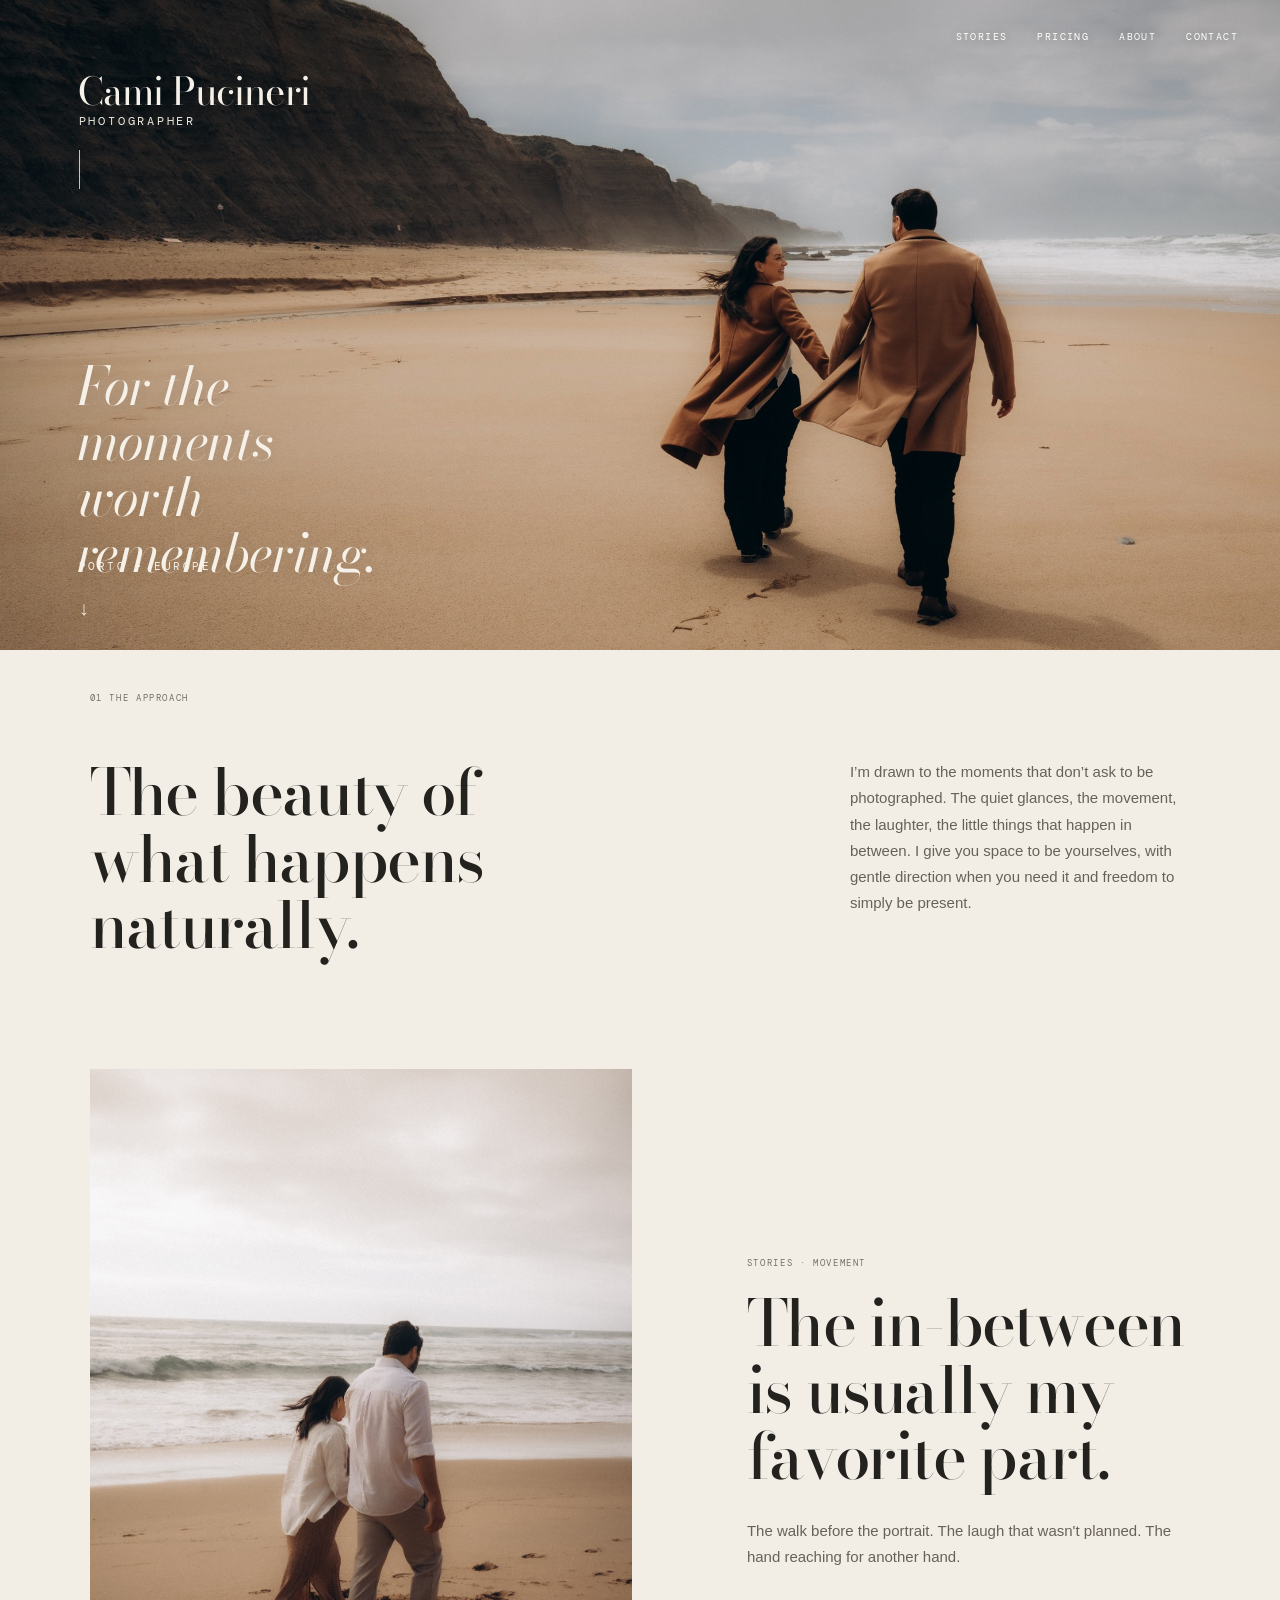
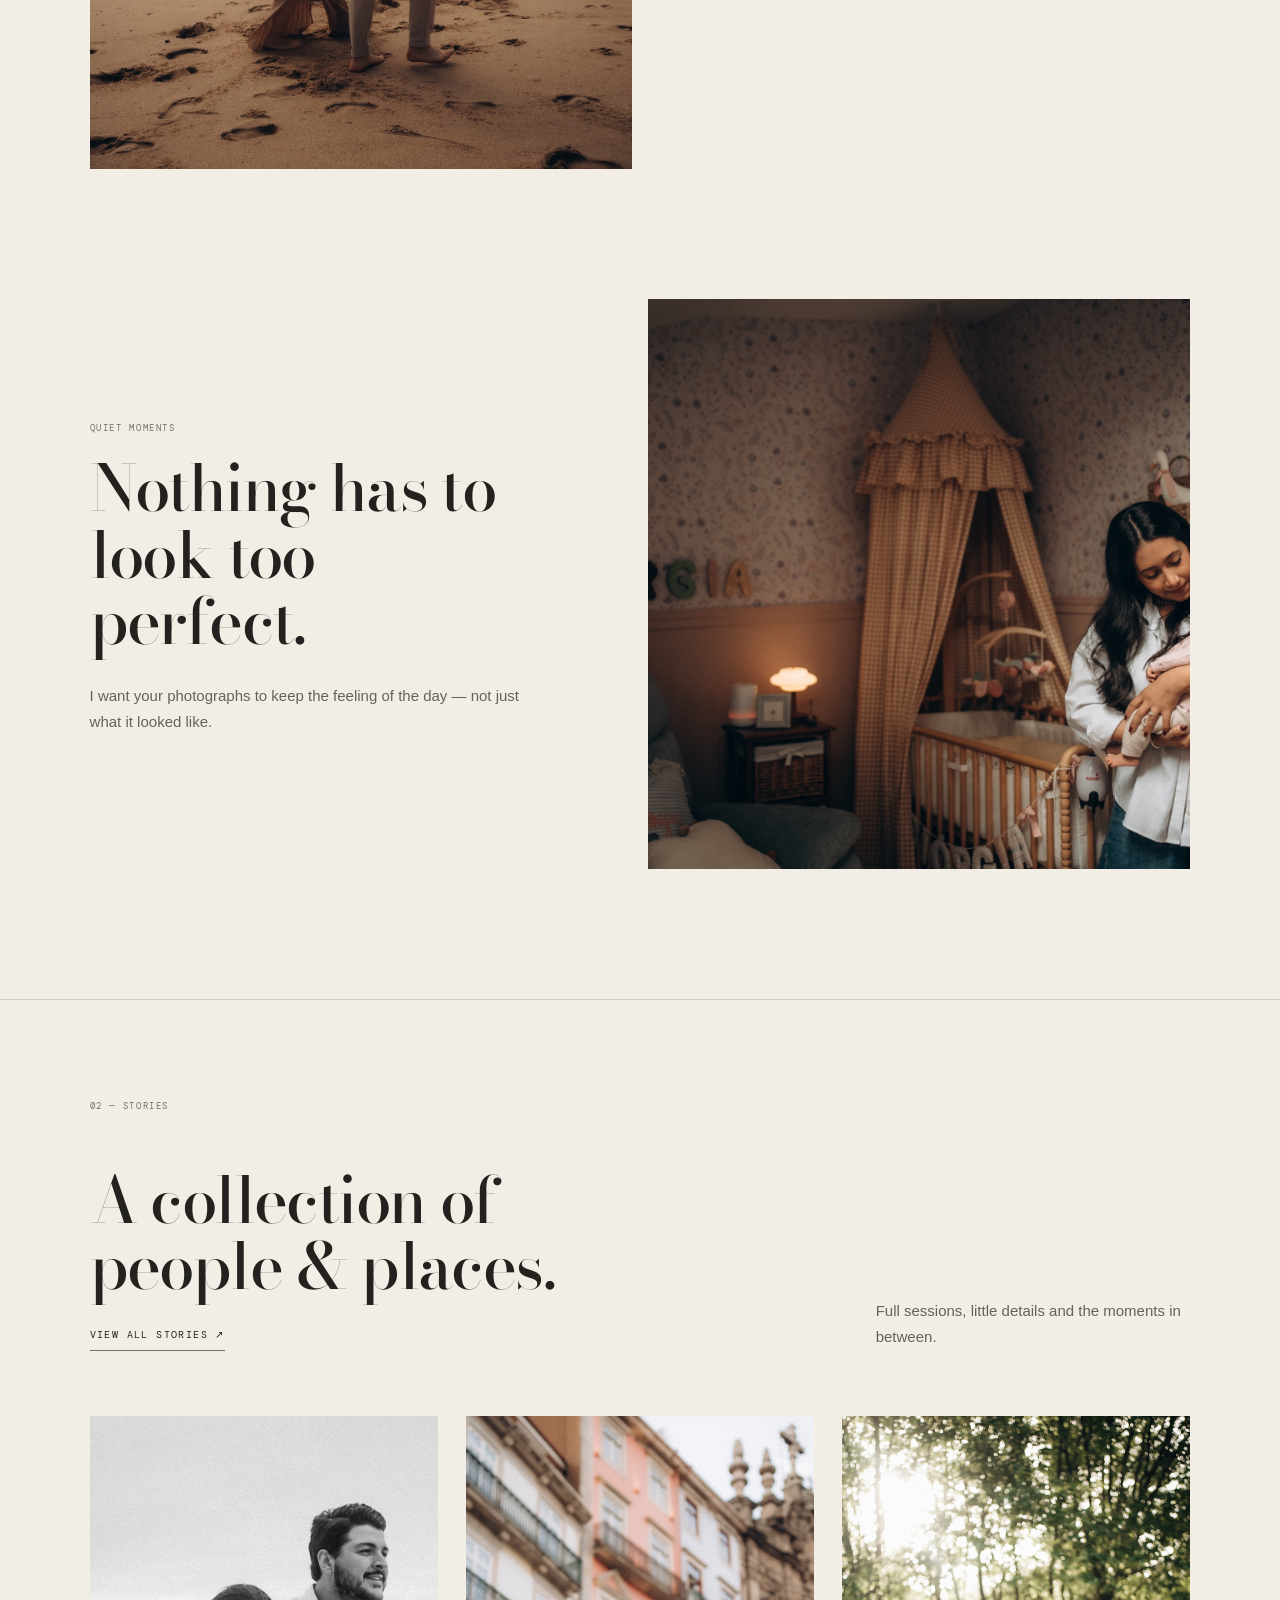
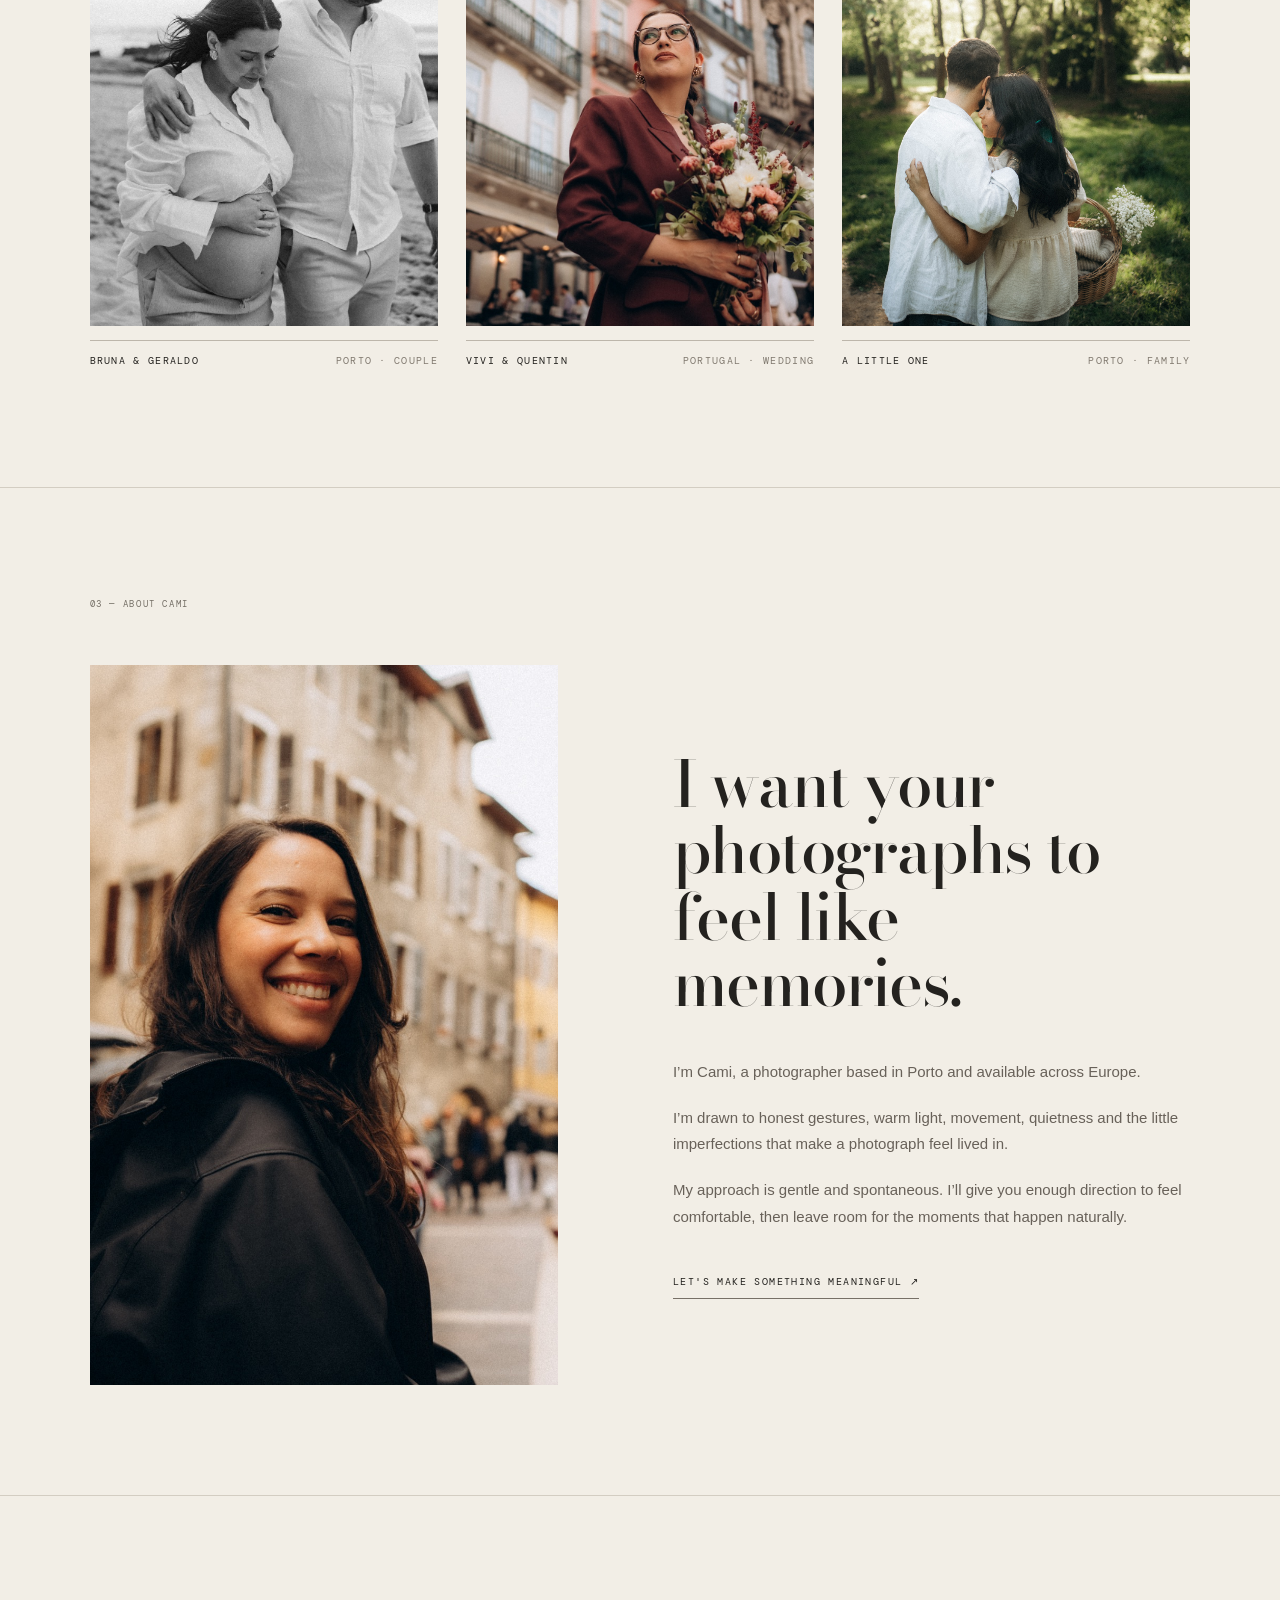
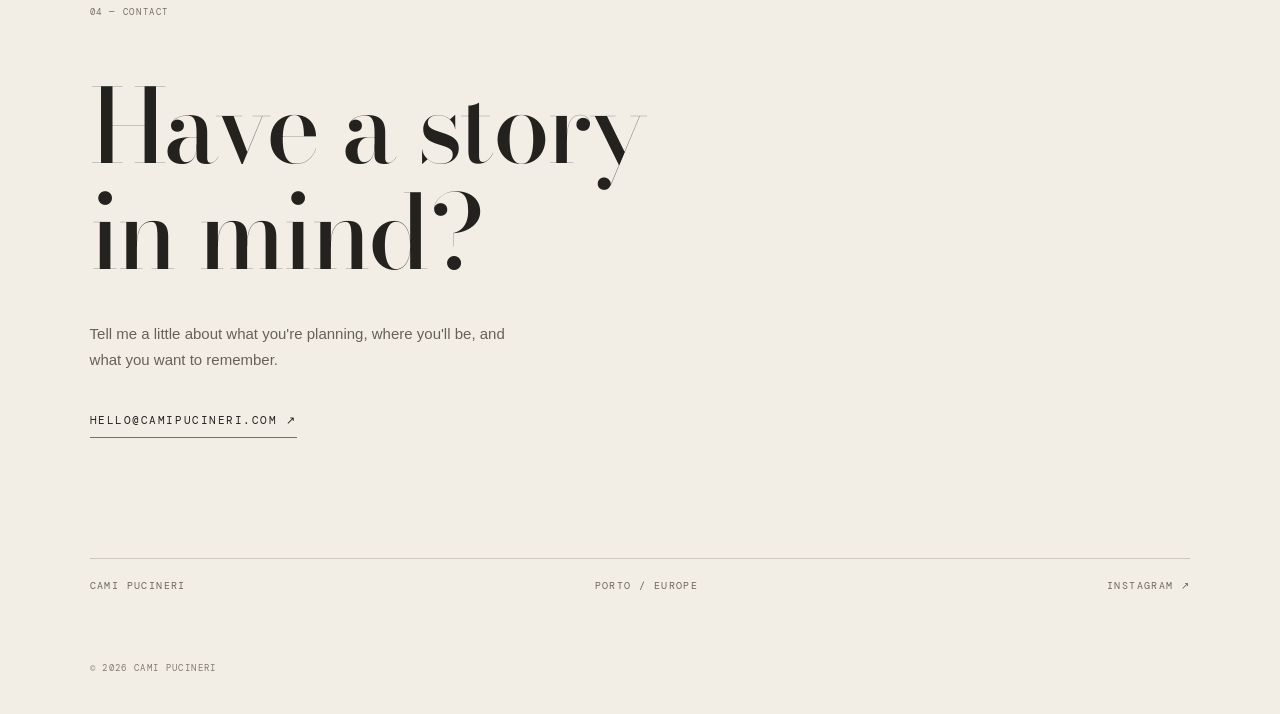
<file: index.html>
<!doctype html>
<html lang="en"><head><meta charset="utf-8"><meta name="viewport" content="width=device-width,initial-scale=1">
<title>Cami Pucineri — Photographer</title><link rel="preconnect" href="https://fonts.googleapis.com"><link rel="preconnect" href="https://fonts.gstatic.com" crossorigin><link href="https://fonts.googleapis.com/css2?family=Bodoni+Moda:opsz,wght@6..96,500&family=DM+Mono:wght@300;400&display=swap" rel="stylesheet"><link rel="stylesheet" href="styles.css"></head>
<body>
<header class="site-header"><nav><a href="stories.html">Stories</a><a href="pricing.html">Pricing</a><a href="#about">About</a><a href="#contact">Contact</a></nav></header>
<main id="home">
<section class="hero">
  <img src="images/DSC01750.jpg" alt="Couple walking on the beach">
  <div class="hero-overlay"></div>
  <div class="hero-copy">
    <div class="hero-name">Cami Pucineri</div>
    <div class="hero-role">Photographer</div>
    <div class="hero-divider"></div>
    <div class="hero-tagline">For the<br>moments<br>worth<br>remembering.</div>
    <div class="hero-location">PORTO · EUROPE</div>
    <div class="hero-scroll">↓</div>
  </div>
</section>

<section class="section intro"><div class="section-label">01 THE APPROACH</div><div class="intro-grid"><h2>The beauty of<br>what happens naturally.</h2><div class="copy"><p>I’m drawn to the moments that don’t ask to be photographed. The quiet glances, the movement, the laughter, the little things that happen in between. I give you space to be yourselves, with gentle direction when you need it and freedom to simply be present.</p></div></div></section>

<section class="split"><div class="photo large"><img src="images/DSC08038.jpg" alt="Couple walking on the beach"></div><div class="side-copy"><span class="eyebrow dark">STORIES · MOVEMENT</span><h2>The in-between is usually my favorite part.</h2><p>The walk before the portrait. The laugh that wasn't planned. The hand reaching for another hand.</p></div></section>

<section class="split reverse"><div class="side-copy"><span class="eyebrow dark">QUIET MOMENTS</span><h2>Nothing has to look too perfect.</h2><p>I want your photographs to keep the feeling of the day — not just what it looked like.</p></div><div class="photo medium"><img src="images/DSC01744.jpg" alt="Parent and baby at home"></div></section>

<section id="stories" class="section stories"><div class="section-label">02 — STORIES</div>
<div class="stories-head"><div><h2>A collection of<br>people & places.</h2><a class="view-all" href="stories.html">View all stories ↗</a></div><p>Full sessions, little details and the moments in between.</p></div>
<div class="story-cards">
<a class="story-card" href="stories/bruna-geraldo.html"><div class="story-photo"><img src="images/DSC08220.jpg" alt="Bruna and Geraldo"></div><div class="story-meta"><strong>Bruna &amp; Geraldo</strong><span>Porto · Couple</span></div></a>
<a class="story-card" href="stories/vivi-quentin.html"><div class="story-photo"><img src="images/DSC07919.jpg" alt="Vivi and Quentin"></div><div class="story-meta"><strong>Vivi &amp; Quentin</strong><span>Portugal · Wedding</span></div></a>
<a class="story-card" href="stories/a-little-one.html"><div class="story-photo"><img src="images/DSC03331.jpg" alt="Family story"></div><div class="story-meta"><strong>A little one</strong><span>Porto · Family</span></div></a>
</div></section>

<section id="about" class="section about"><div class="section-label">03 — ABOUT CAMI</div><div class="about-grid"><div class="photo about-photo"><img src="images/DSC06181.jpg" alt="Cami walking through a European street"></div><div class="about-copy"><h2>I want your photographs to feel like memories.</h2><p>I’m Cami, a photographer based in Porto and available across Europe.</p><p>I’m drawn to honest gestures, warm light, movement, quietness and the little imperfections that make a photograph feel lived in.</p><p>My approach is gentle and spontaneous. I’ll give you enough direction to feel comfortable, then leave room for the moments that happen naturally.</p><a class="text-link" href="#contact">Let's make something meaningful ↗</a></div></div></section>

<section id="contact" class="section contact"><div class="section-label">04 — CONTACT</div><div class="contact-content"><h2>Have a story<br>in mind?</h2><p>Tell me a little about what you're planning, where you'll be, and what you want to remember.</p><a class="contact-link" href="mailto:hello@camipucineri.com">hello@camipucineri.com ↗</a></div><div class="contact-footer"><span>Cami Pucineri</span><span>Porto / Europe</span><a href="https://instagram.com/camipucineri">Instagram ↗</a></div></section>
</main><footer class="footer">© 2026 Cami Pucineri</footer>
</body></html>
</file>
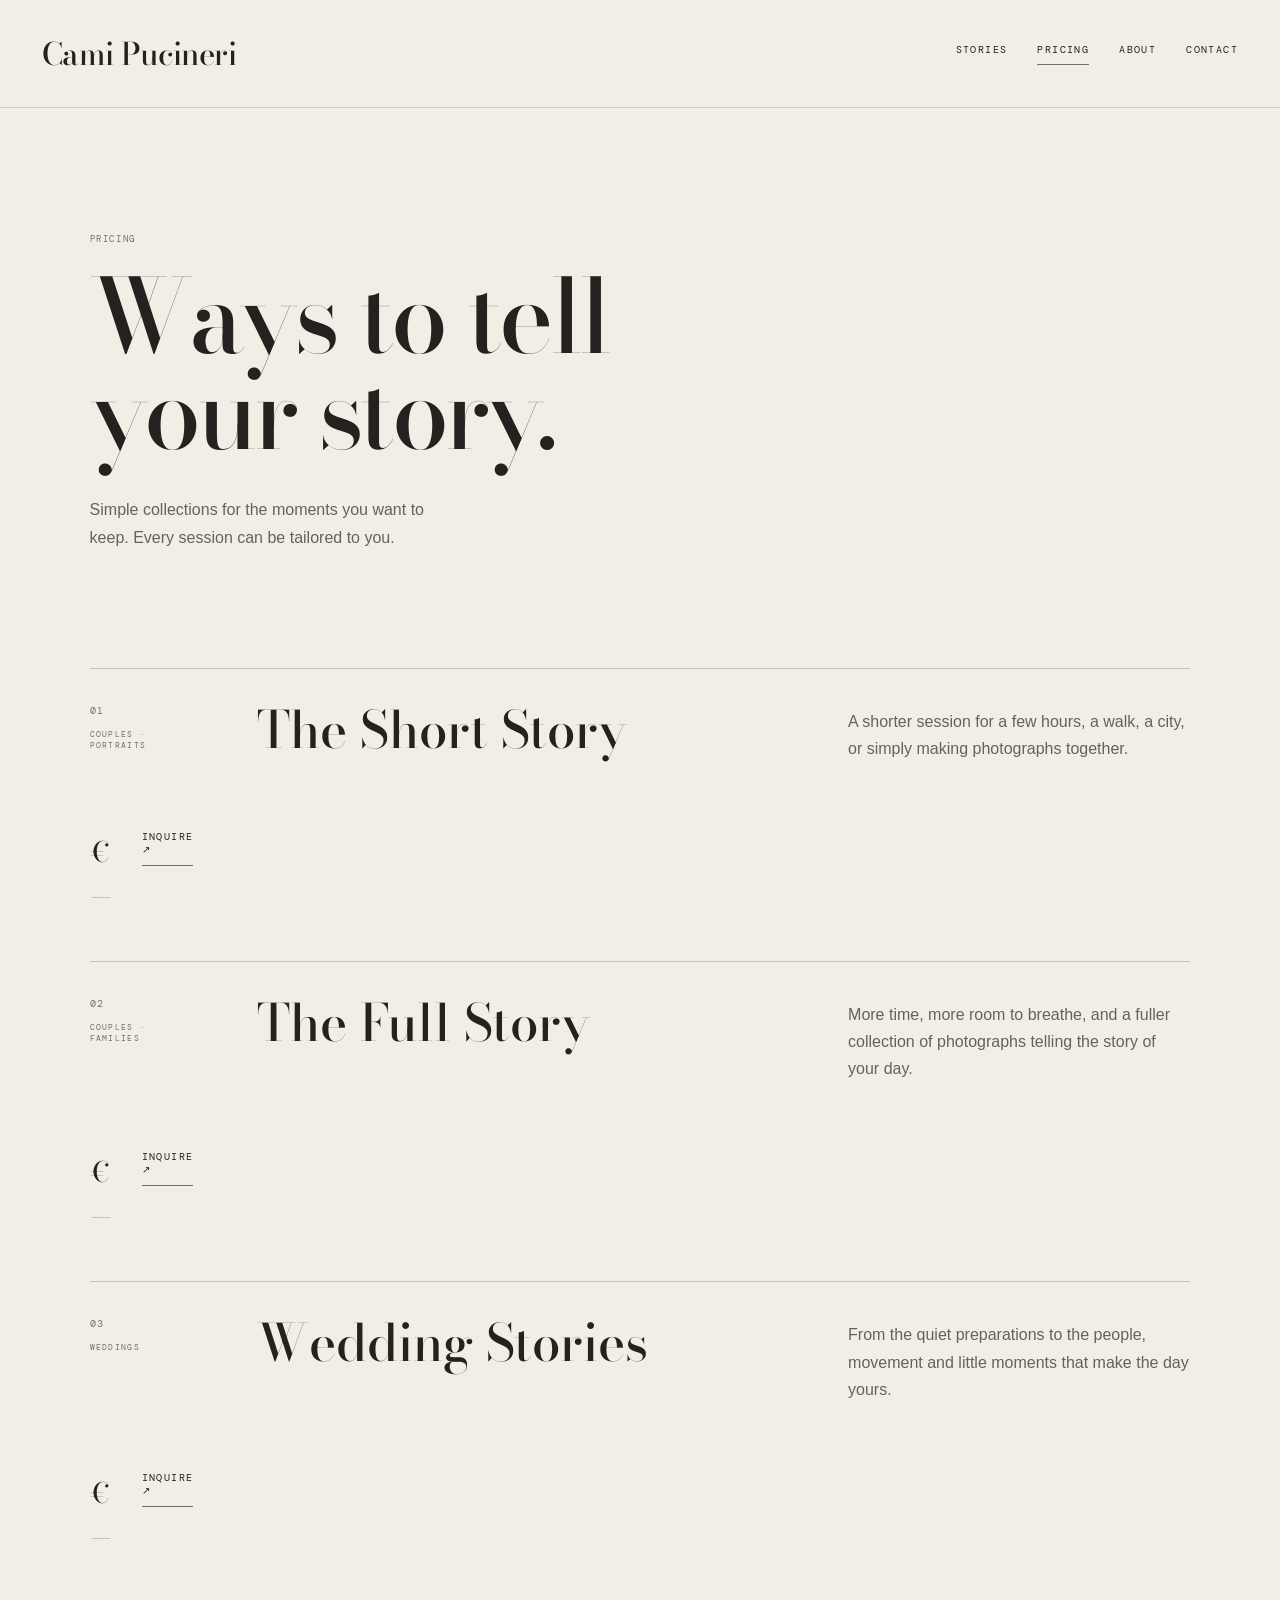
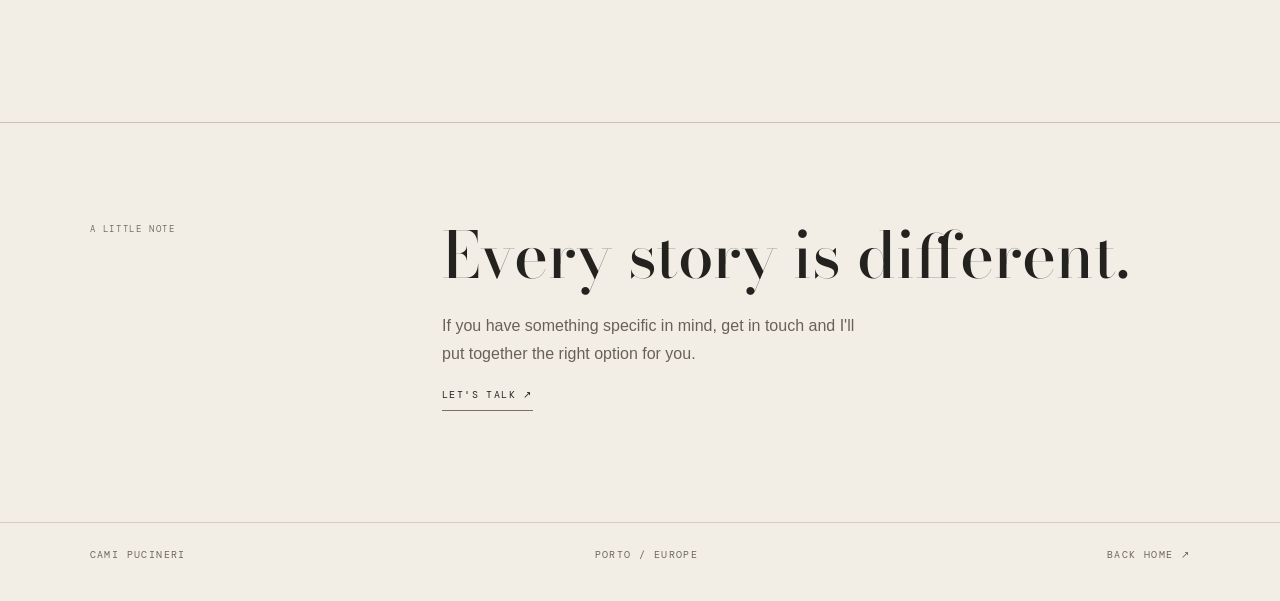
<file: pricing.html>
<!doctype html><html lang="en"><head><meta charset="utf-8"><meta name="viewport" content="width=device-width,initial-scale=1"><title>Pricing — Cami Pucineri</title><link rel="preconnect" href="https://fonts.googleapis.com"><link rel="preconnect" href="https://fonts.gstatic.com" crossorigin><link href="https://fonts.googleapis.com/css2?family=Bodoni+Moda:opsz,wght@6..96,500&family=DM+Mono:wght@300;400&display=swap" rel="stylesheet"><link rel="stylesheet" href="pricing.css"></head><body>
<header class="pricing-header"><a class="brand" href="index.html">Cami Pucineri</a><nav><a href="stories.html">Stories</a><a class="active" href="pricing.html">Pricing</a><a href="index.html#about">About</a><a href="index.html#contact">Contact</a></nav></header>
<main><section class="pricing-intro"><span class="eyebrow">Pricing</span><h1>Ways to tell<br>your story.</h1><p>Simple collections for the moments you want to keep. Every session can be tailored to you.</p></section>
<section class="packages">
<article class="package"><div class="package-top"><span>01</span><small>Couples · Portraits</small></div><h2>The Short Story</h2><p>A shorter session for a few hours, a walk, a city, or simply making photographs together.</p><div class="package-bottom"><strong>€ —</strong><a href="index.html#contact">Inquire ↗</a></div></article>
<article class="package"><div class="package-top"><span>02</span><small>Couples · Families</small></div><h2>The Full Story</h2><p>More time, more room to breathe, and a fuller collection of photographs telling the story of your day.</p><div class="package-bottom"><strong>€ —</strong><a href="index.html#contact">Inquire ↗</a></div></article>
<article class="package"><div class="package-top"><span>03</span><small>Weddings</small></div><h2>Wedding Stories</h2><p>From the quiet preparations to the people, movement and little moments that make the day yours.</p><div class="package-bottom"><strong>€ —</strong><a href="index.html#contact">Inquire ↗</a></div></article>
</section>
<section class="pricing-note"><span class="eyebrow">A little note</span><div><h2>Every story is different.</h2><p>If you have something specific in mind, get in touch and I'll put together the right option for you.</p><a href="index.html#contact">Let's talk ↗</a></div></section></main>
<footer class="pricing-footer"><span>Cami Pucineri</span><span>Porto / Europe</span><a href="index.html">Back home ↗</a></footer></body></html>
</file>
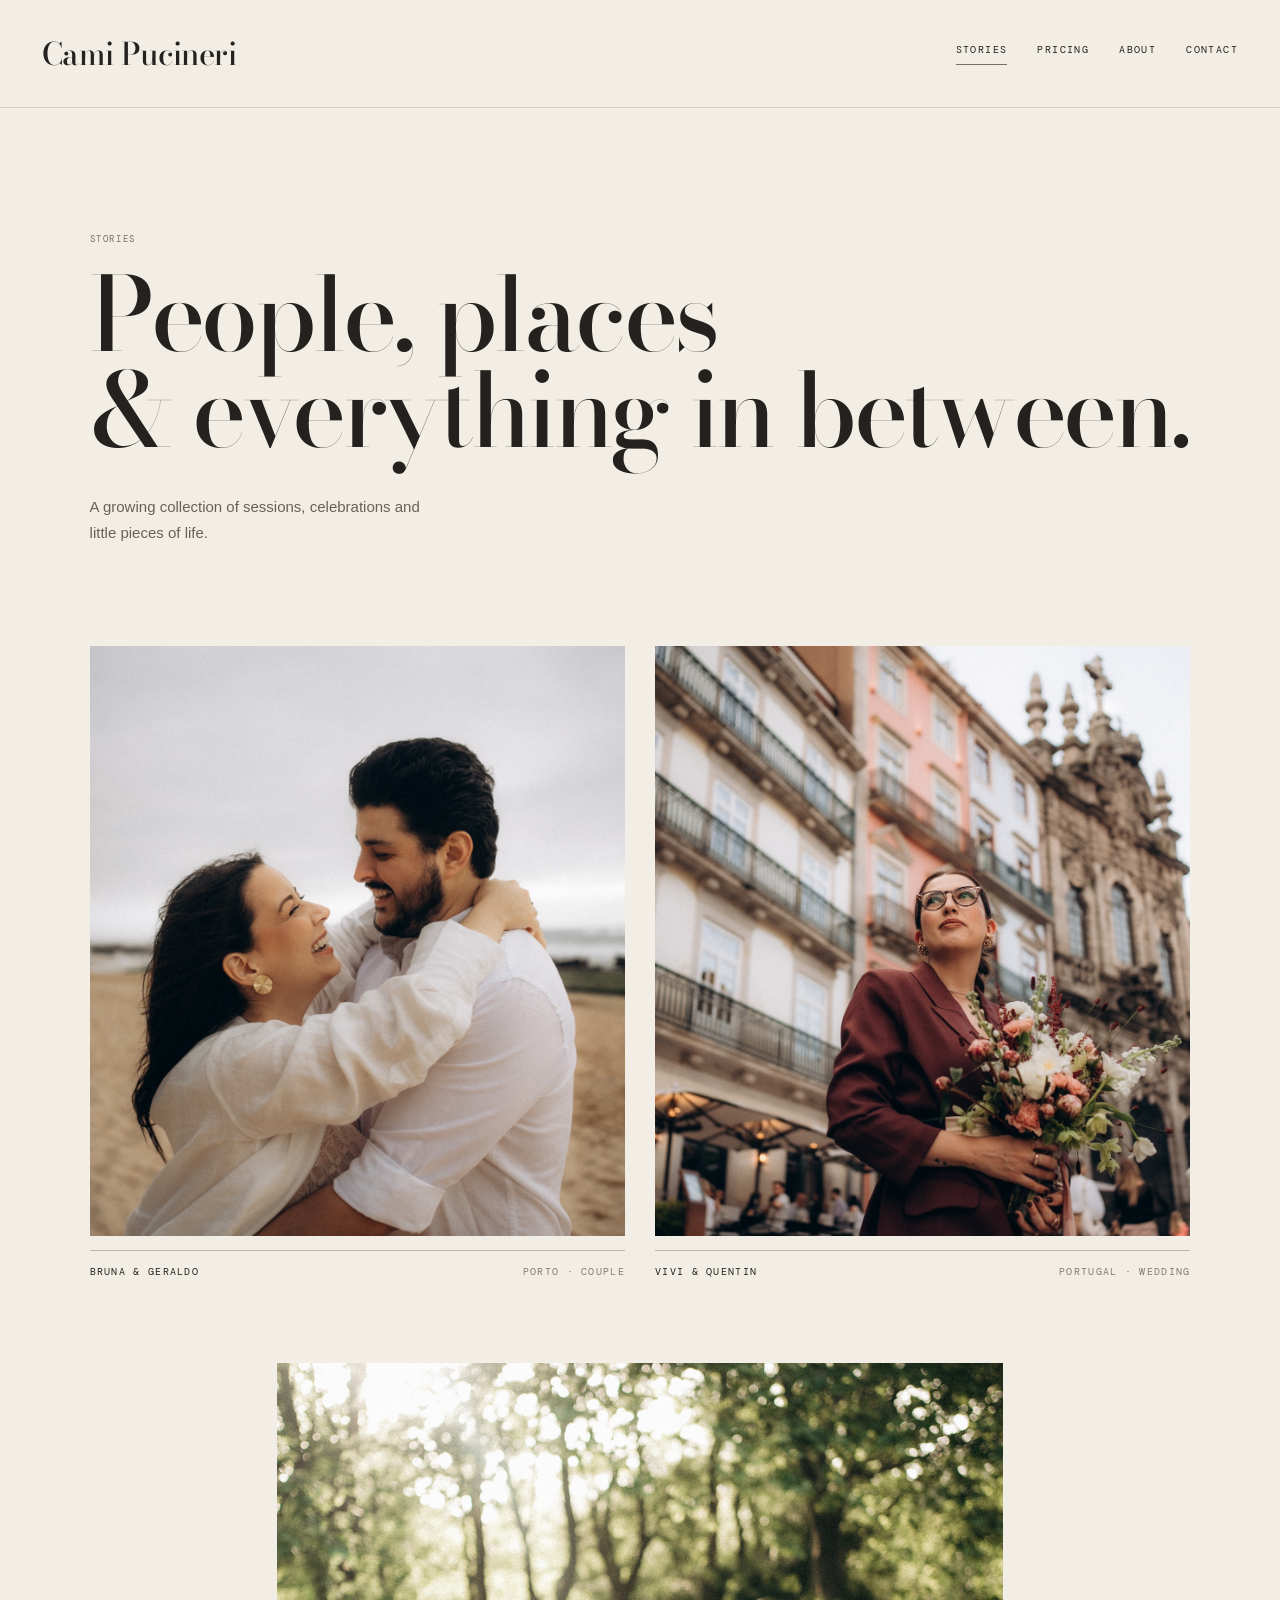
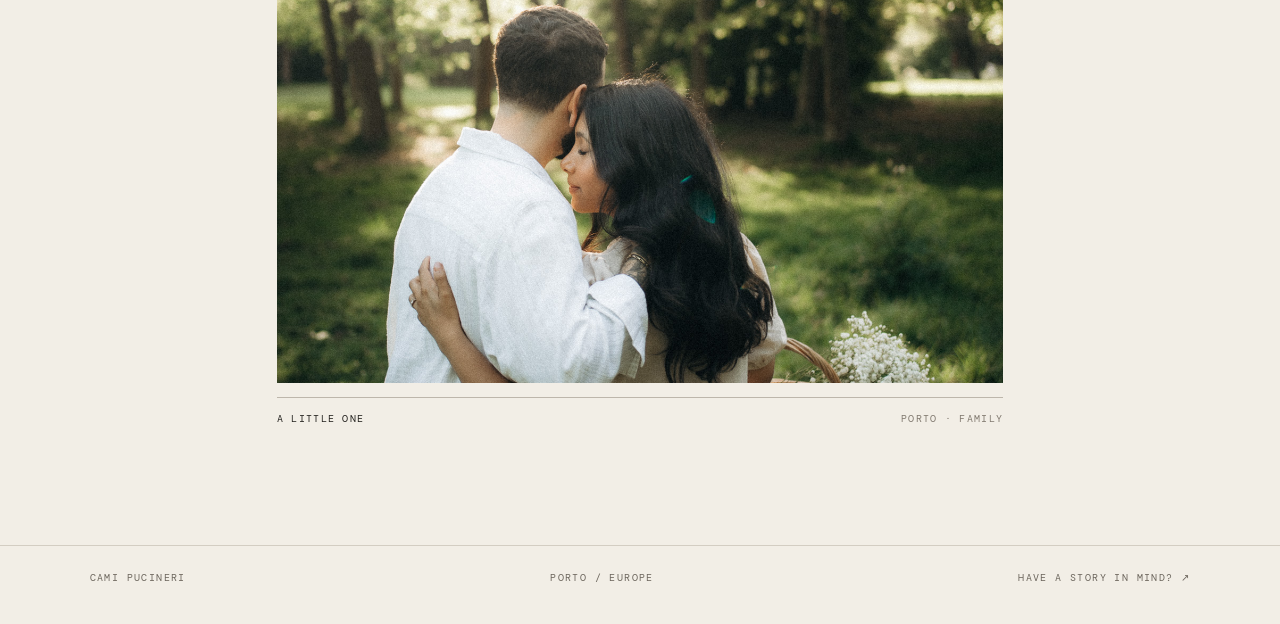
<file: stories.html>
<!doctype html><html lang="en"><head><meta charset="utf-8"><meta name="viewport" content="width=device-width,initial-scale=1"><title>Stories — Cami Pucineri</title><link rel="preconnect" href="https://fonts.googleapis.com"><link rel="preconnect" href="https://fonts.gstatic.com" crossorigin><link href="https://fonts.googleapis.com/css2?family=Bodoni+Moda:opsz,wght@6..96,500&family=DM+Mono:wght@300;400&display=swap" rel="stylesheet"><link rel="stylesheet" href="stories.css"></head><body>
<header class="stories-header"><a class="brand" href="index.html">Cami Pucineri</a><nav><a class="active" href="stories.html">Stories</a><a href="pricing.html">Pricing</a><a href="index.html#about">About</a><a href="index.html#contact">Contact</a></nav></header>
<main><section class="stories-intro"><span class="eyebrow">Stories</span><h1>People, places<br>&amp; everything in between.</h1><p>A growing collection of sessions, celebrations and little pieces of life.</p></section>
<section class="all-stories">
<a class="story" href="stories/bruna-geraldo.html"><div class="story-photo"><img src="images/DSC08212.jpg" alt="Bruna and Geraldo"></div><div class="story-meta"><strong>Bruna &amp; Geraldo</strong><span>Porto · Couple</span></div></a>
<a class="story" href="stories/vivi-quentin.html"><div class="story-photo"><img src="images/DSC07919.jpg" alt="Vivi and Quentin"></div><div class="story-meta"><strong>Vivi &amp; Quentin</strong><span>Portugal · Wedding</span></div></a>
<a class="story" href="stories/a-little-one.html"><div class="story-photo"><img src="images/DSC03331.jpg" alt="Family story"></div><div class="story-meta"><strong>A little one</strong><span>Porto · Family</span></div></a>
<!-- Future stories: duplicate one .story block and change its link, image and text. -->
</section></main><footer class="stories-footer"><span>Cami Pucineri</span><span>Porto / Europe</span><a href="index.html#contact">Have a story in mind? ↗</a></footer></body></html>
</file>
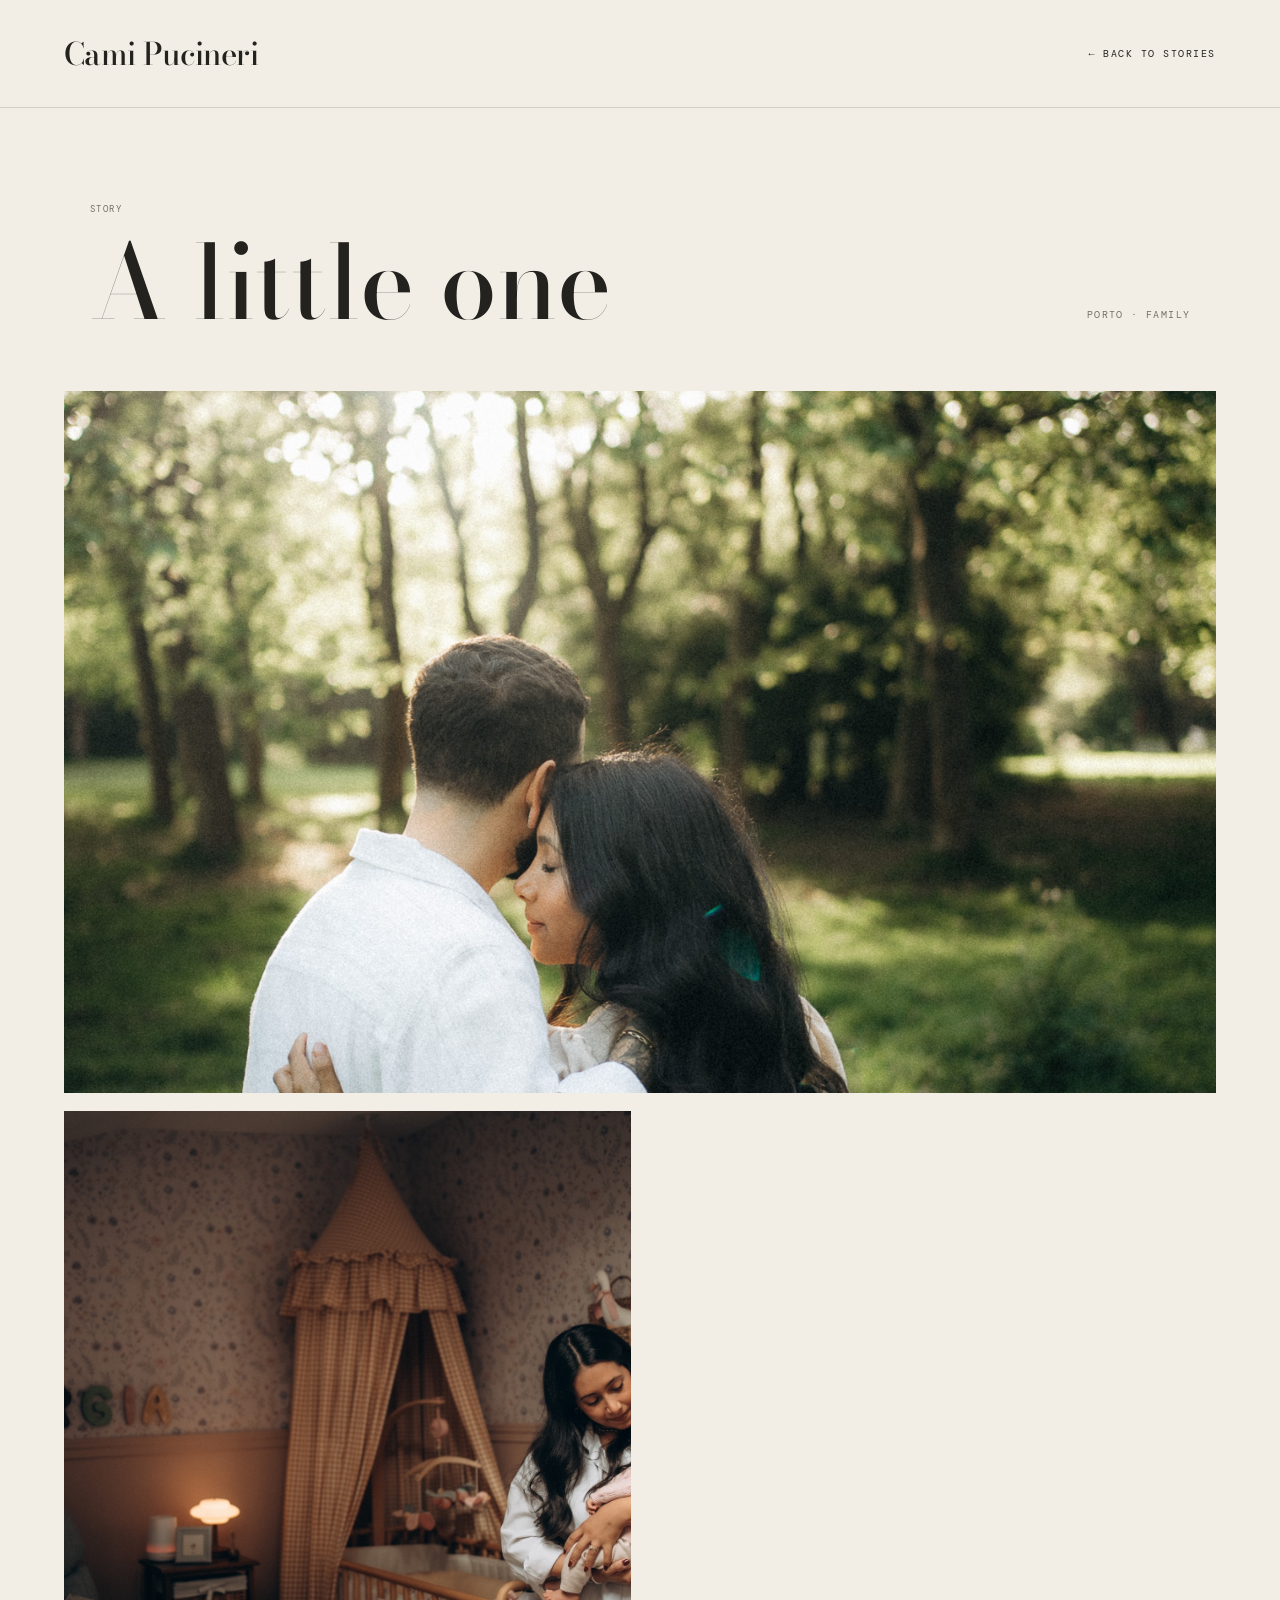
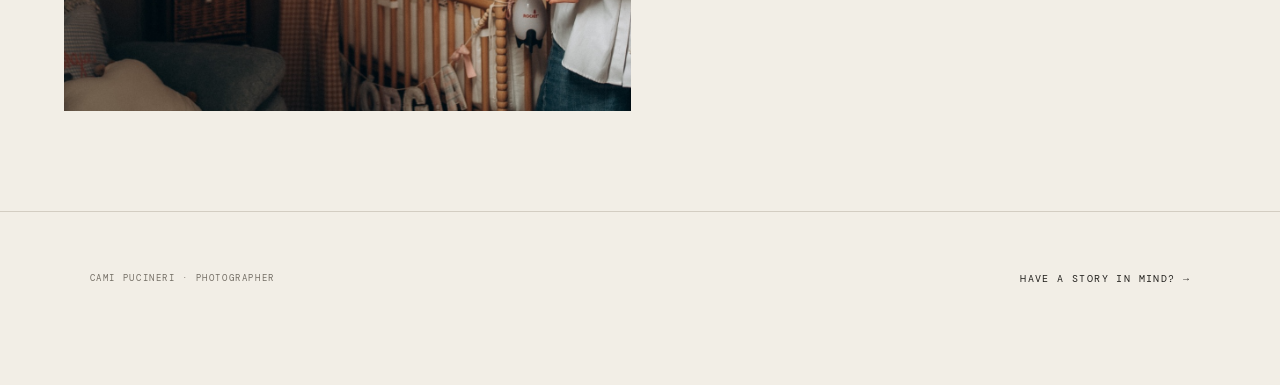
<file: stories/a-little-one.html>
<!doctype html><html lang="en"><head><meta charset="utf-8"><meta name="viewport" content="width=device-width,initial-scale=1"><title>A little one — Cami Pucineri</title><link rel="preconnect" href="https://fonts.googleapis.com"><link rel="preconnect" href="https://fonts.gstatic.com" crossorigin><link href="https://fonts.googleapis.com/css2?family=Bodoni+Moda:opsz,wght@6..96,500&family=DM+Mono:wght@300;400&display=swap" rel="stylesheet"><link rel="stylesheet" href="../story.css"></head><body><header class="story-header"><a class="brand" href="../index.html">Cami Pucineri</a><a class="back" href="../stories.html">← Back to stories</a></header><section class="story-intro"><div><span class="eyebrow">Story</span><h1>A little one</h1></div><p>Porto · Family</p></section><main class="gallery"><img class="wide" src="../images/DSC03331.jpg" alt="Couple in a green park"><img class="" src="../images/DSC01744.jpg" alt="Parent and baby at home"></main><footer class="story-end"><span class="eyebrow">Cami Pucineri · Photographer</span><a href="../index.html#contact">Have a story in mind? →</a></footer></body></html>
</file>
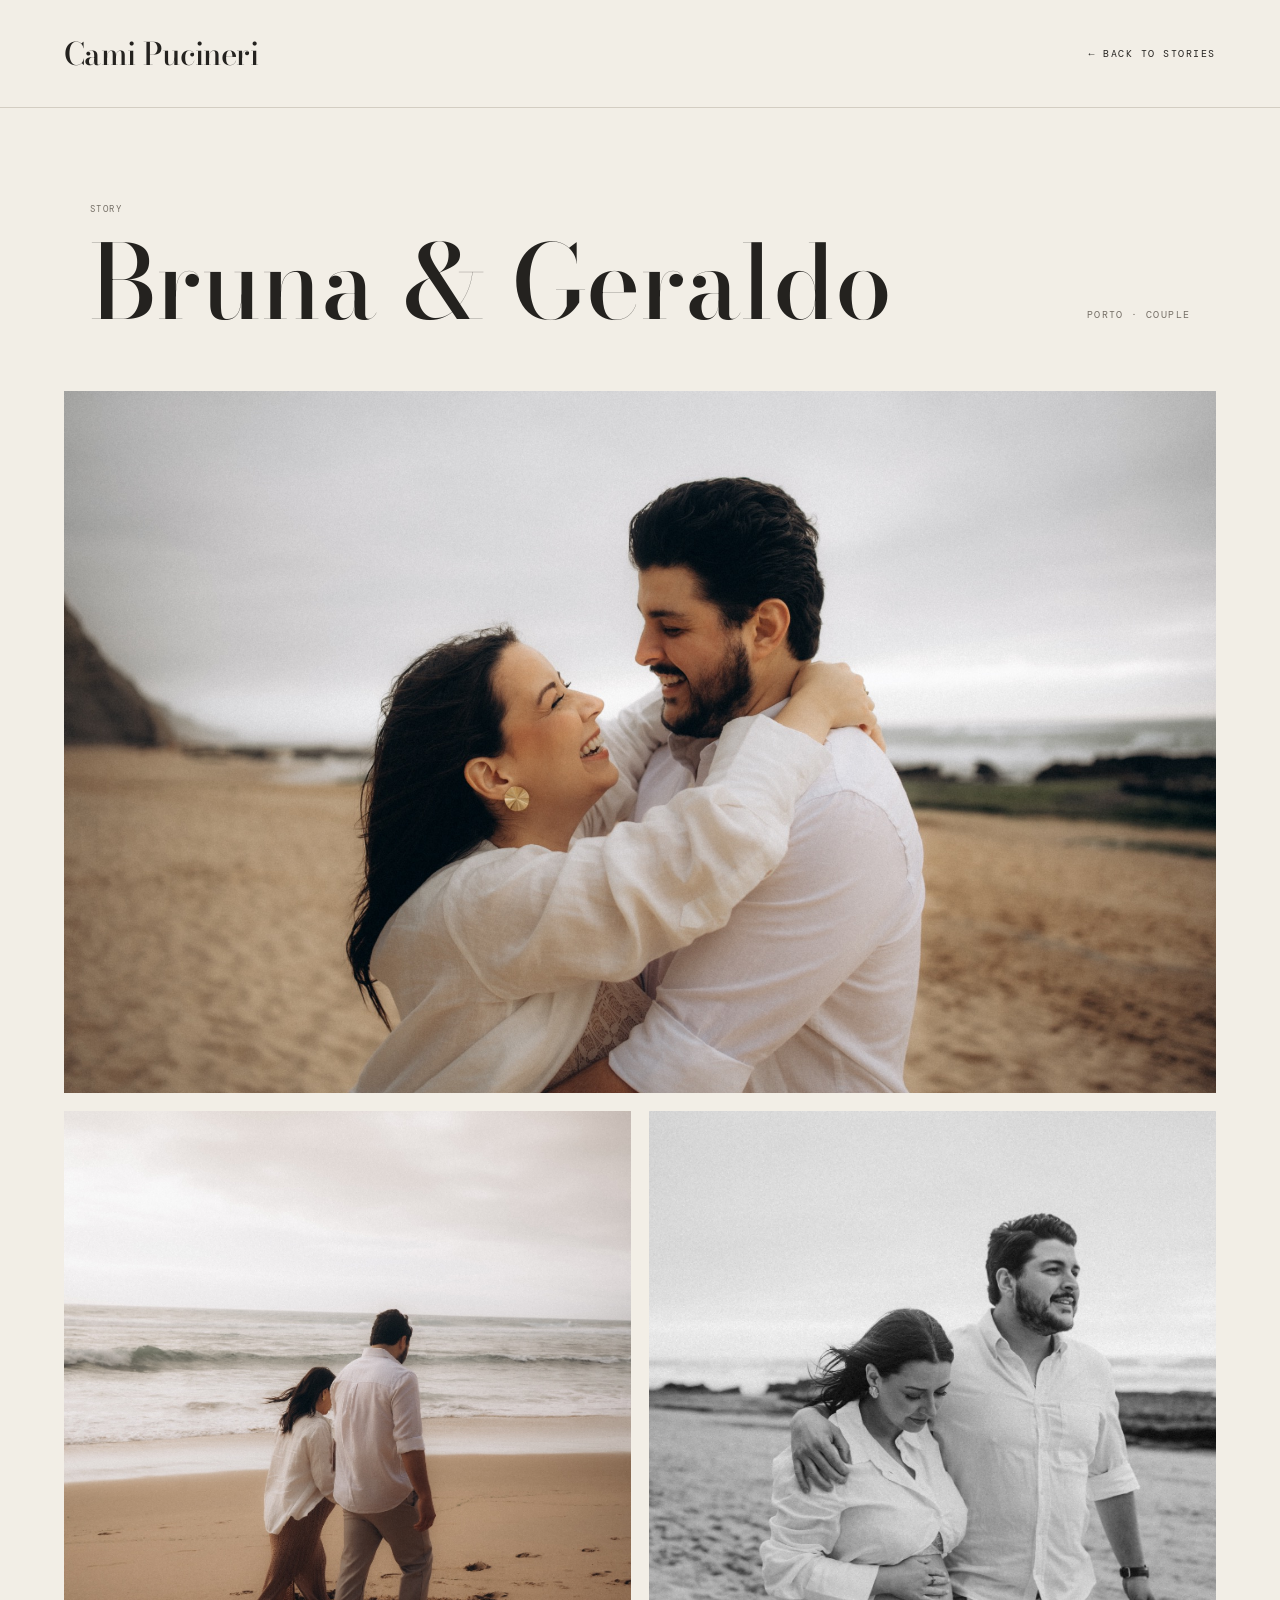
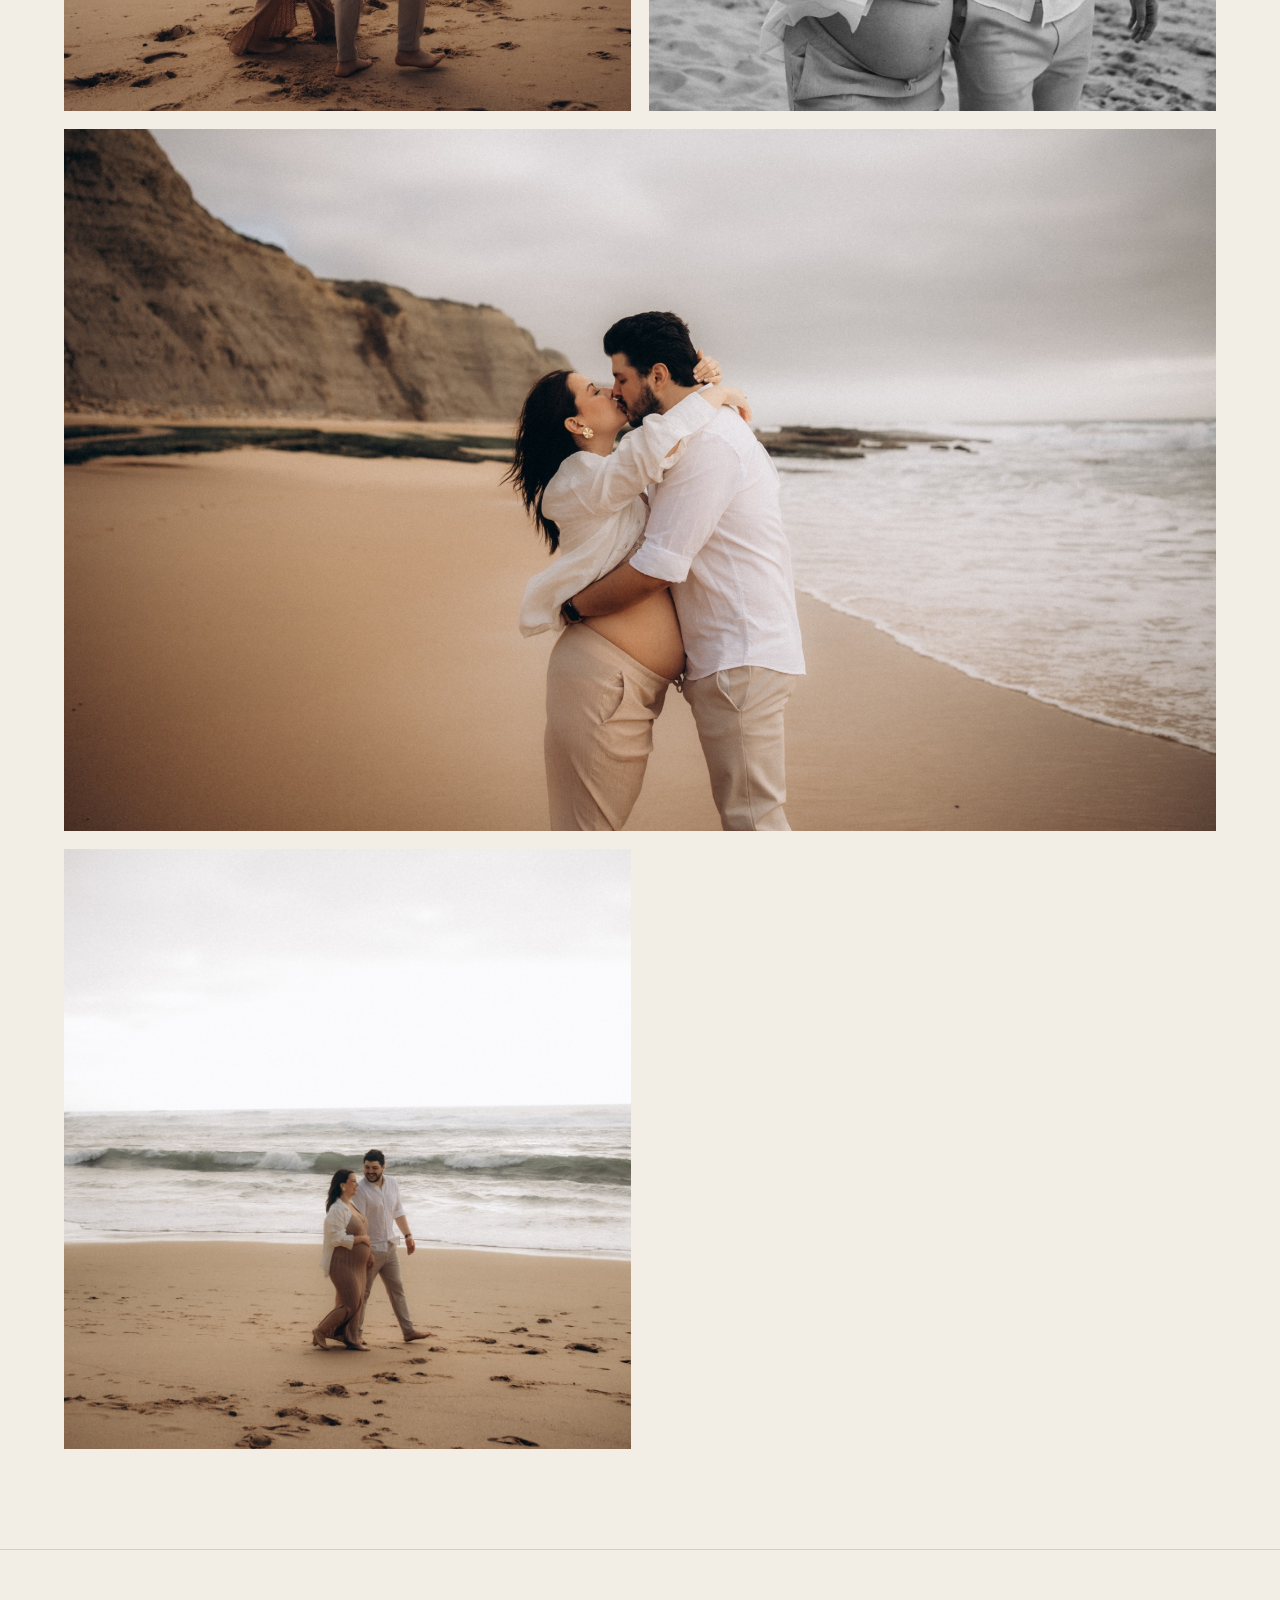
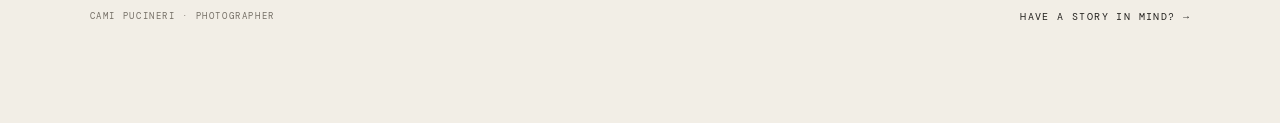
<file: stories/bruna-geraldo.html>
<!doctype html><html lang="en"><head><meta charset="utf-8"><meta name="viewport" content="width=device-width,initial-scale=1"><title>Bruna & Geraldo — Cami Pucineri</title><link rel="preconnect" href="https://fonts.googleapis.com"><link rel="preconnect" href="https://fonts.gstatic.com" crossorigin><link href="https://fonts.googleapis.com/css2?family=Bodoni+Moda:opsz,wght@6..96,500&family=DM+Mono:wght@300;400&display=swap" rel="stylesheet"><link rel="stylesheet" href="../story.css"></head><body><header class="story-header"><a class="brand" href="../index.html">Cami Pucineri</a><a class="back" href="../stories.html">← Back to stories</a></header><section class="story-intro"><div><span class="eyebrow">Story</span><h1>Bruna & Geraldo</h1></div><p>Porto · Couple</p></section><main class="gallery"><img class="wide" src="../images/DSC08212.jpg" alt="Couple laughing on the beach"><img class="" src="../images/DSC08038.jpg" alt="Couple walking on the beach"><img class="" src="../images/DSC08220.jpg" alt="Couple on the beach, black and white"><img class="wide" src="../images/DSC08322.jpg" alt="Couple beside the ocean"><img class="" src="../images/DSC08148.jpg" alt="Couple walking along the shore"></main><footer class="story-end"><span class="eyebrow">Cami Pucineri · Photographer</span><a href="../index.html#contact">Have a story in mind? →</a></footer></body></html>
</file>
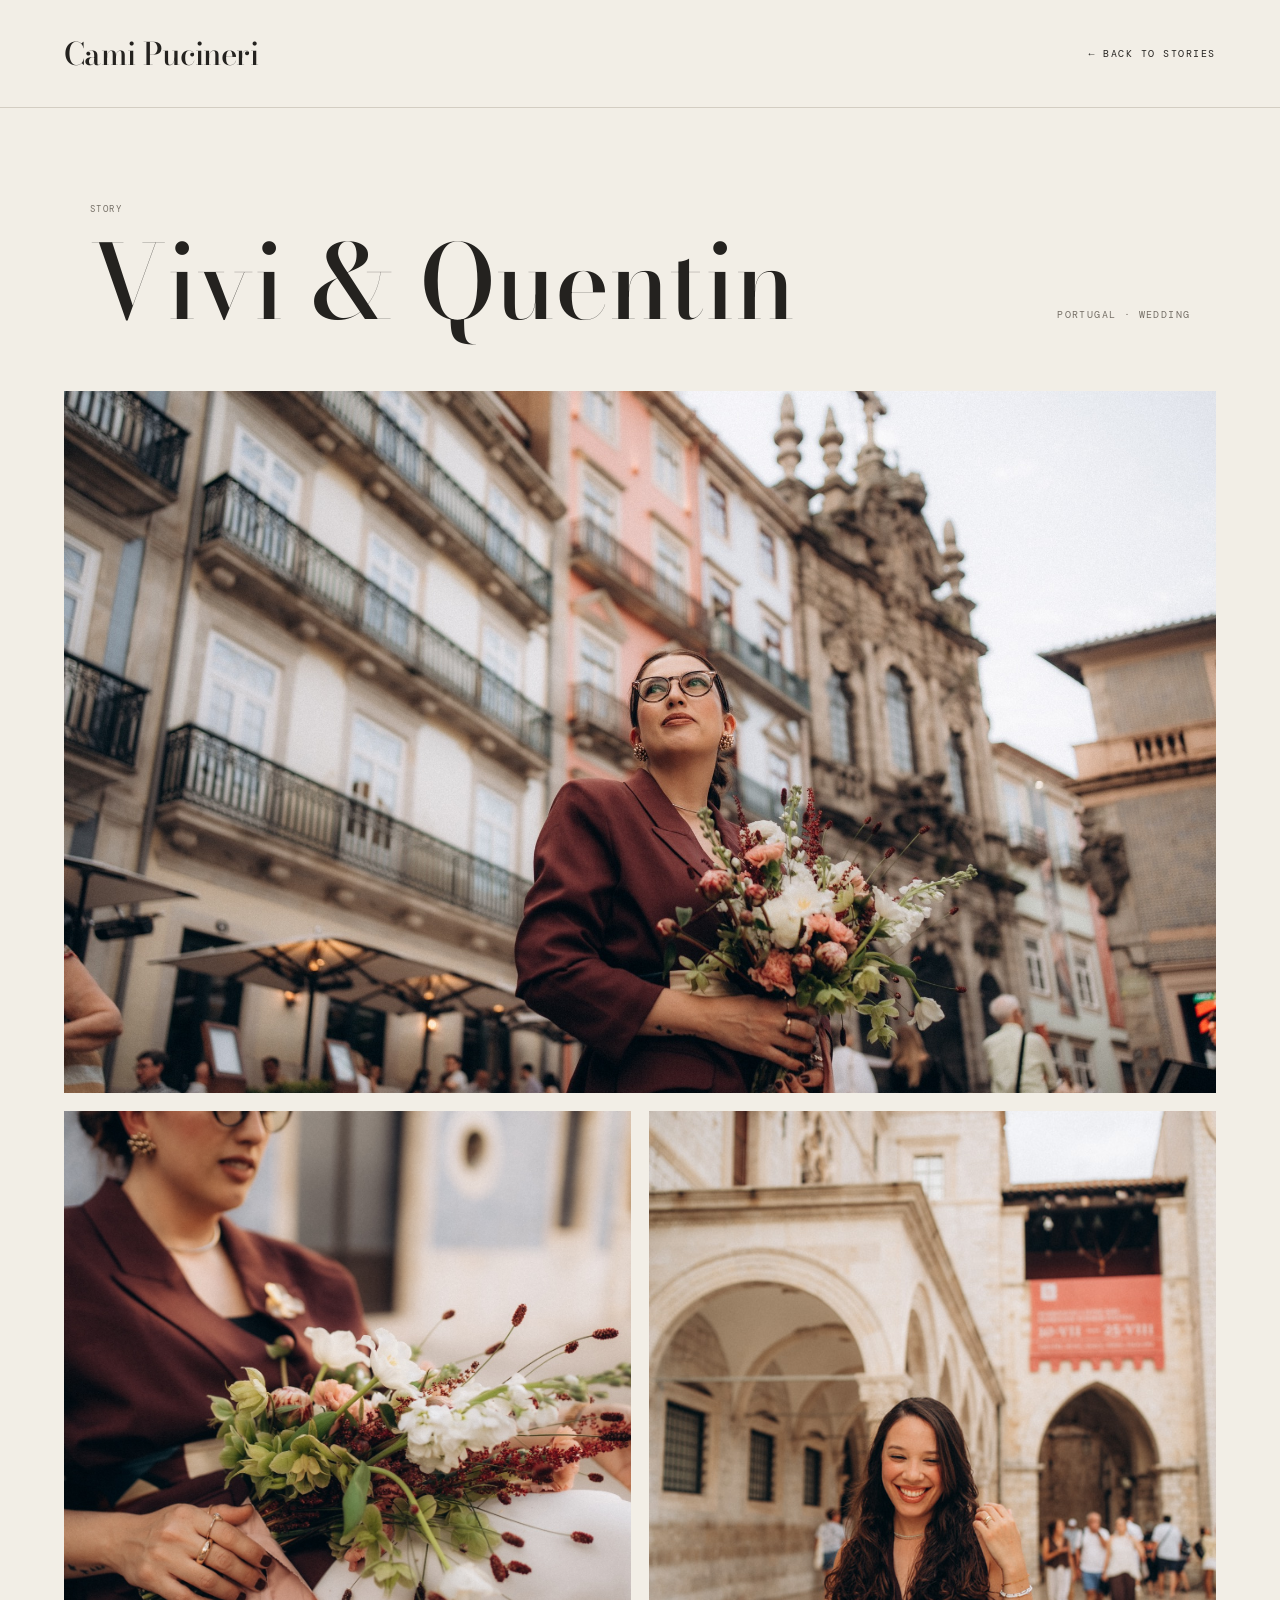
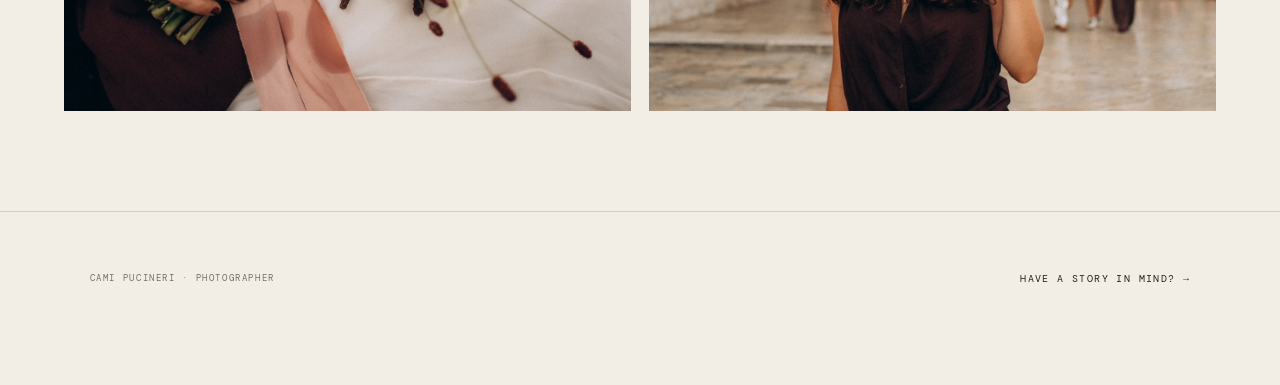
<file: stories/vivi-quentin.html>
<!doctype html><html lang="en"><head><meta charset="utf-8"><meta name="viewport" content="width=device-width,initial-scale=1"><title>Vivi & Quentin — Cami Pucineri</title><link rel="preconnect" href="https://fonts.googleapis.com"><link rel="preconnect" href="https://fonts.gstatic.com" crossorigin><link href="https://fonts.googleapis.com/css2?family=Bodoni+Moda:opsz,wght@6..96,500&family=DM+Mono:wght@300;400&display=swap" rel="stylesheet"><link rel="stylesheet" href="../story.css"></head><body><header class="story-header"><a class="brand" href="../index.html">Cami Pucineri</a><a class="back" href="../stories.html">← Back to stories</a></header><section class="story-intro"><div><span class="eyebrow">Story</span><h1>Vivi & Quentin</h1></div><p>Portugal · Wedding</p></section><main class="gallery"><img class="wide" src="../images/DSC07919.jpg" alt="Wedding portrait in a European street"><img class="" src="../images/DSC07753.jpg" alt="Wedding bouquet"><img class="" src="../images/DSC00758.jpg" alt="Portrait in an old city"></main><footer class="story-end"><span class="eyebrow">Cami Pucineri · Photographer</span><a href="../index.html#contact">Have a story in mind? →</a></footer></body></html>
</file>
<file: styles.css>
*{box-sizing:border-box}html{scroll-behavior:smooth}body{margin:0;background:#f2eee6;color:#24221f;font-family:Arial,Helvetica,sans-serif}
.site-header{position:absolute;z-index:5;top:0;left:0;width:100%;display:flex;justify-content:space-between;align-items:center;padding:30px 42px;color:#fff}
.brand{font:500 31px "Bodoni Moda",Georgia,serif;color:#fff;text-decoration:none;letter-spacing:-.02em;text-shadow:0 1px 14px rgba(0,0,0,.35)}
.site-header nav{display:flex;gap:30px}.site-header nav a{font:10px "DM Mono",monospace;letter-spacing:.14em;text-transform:uppercase;color:#fff;text-decoration:none;text-shadow:0 1px 10px rgba(0,0,0,.3)}
.hero{width:100%;height:auto;overflow:hidden;position:relative}.hero>img{display:block;width:100%;height:auto;object-fit:initial}.hero-overlay{position:absolute;inset:0;background:linear-gradient(180deg,rgba(0,0,0,.3),transparent 40%,rgba(0,0,0,.3))}
.hero-copy{position:absolute;z-index:2;left:5vw;bottom:9vh;color:#fff}.eyebrow,.section-label{font:9px "DM Mono",monospace;letter-spacing:.18em;text-transform:uppercase}.hero-copy h1{font:500 clamp(44px,6vw,86px)/.98 "Bodoni Moda",Georgia,serif;margin:20px 0 0;letter-spacing:-.025em}
.section{padding:110px 7vw}.section-label{color:#756f66;margin-bottom:55px}.intro-grid{display:grid;grid-template-columns:1.3fr .7fr;gap:10vw}.intro h2,.stories-head h2,.about-copy h2,.contact-content h2,.side-copy h2{font:500 clamp(38px,5vw,70px)/1.04 "Bodoni Moda",Georgia,serif;margin:0;letter-spacing:-.025em}.copy,.side-copy p,.stories-head p,.about-copy p,.contact-content p{color:#686159;line-height:1.75;font-size:15px}.copy{max-width:430px}.copy p{margin:0 0 22px}
.split{display:grid;grid-template-columns:1.1fr .9fr;gap:9vw;align-items:center;padding:0 7vw 130px}.split.reverse{grid-template-columns:.9fr 1.1fr}.photo{overflow:hidden}.photo img{width:100%;height:100%;object-fit:cover;display:block}.photo.large{height:700px}.photo.medium{height:570px}.side-copy{max-width:480px}.side-copy h2{margin:20px 0 28px}.eyebrow.dark{color:#756f66}
.stories{border-top:1px solid #d3cdc2;padding-top:100px;padding-bottom:120px}.stories-head{display:grid;grid-template-columns:1.15fr .55fr;gap:10vw;align-items:end;margin-bottom:65px}.stories-head p{max-width:320px;margin:0}.view-all{display:inline-block;margin-top:28px;color:#24221f;text-decoration:none;font:10px "DM Mono",monospace;letter-spacing:.14em;text-transform:uppercase;border-bottom:1px solid #777067;padding-bottom:9px}
.story-cards{display:grid;grid-template-columns:repeat(3,1fr);gap:28px}.story-card{color:inherit;text-decoration:none;display:block}.story-photo{height:510px;overflow:hidden}.story-photo img{width:100%;height:100%;object-fit:cover;display:block;transition:transform .7s}.story-card:hover img{transform:scale(1.025)}.story-meta{display:flex;justify-content:space-between;gap:15px;border-top:1px solid #bdb6ab;margin-top:14px;padding-top:13px}.story-meta strong,.story-meta span{font:10px "DM Mono",monospace;letter-spacing:.13em;text-transform:uppercase}.story-meta span{color:#817a70}
.about{border-top:1px solid #d3cdc2}.about-grid{display:grid;grid-template-columns:.95fr 1.05fr;gap:9vw;align-items:center}.about-photo{height:720px}.about-copy h2{margin-bottom:42px}.about-copy p{max-width:540px;margin:0 0 20px}.text-link,.contact-link{display:inline-block;margin-top:25px;border-bottom:1px solid #777067;padding-bottom:10px;color:#24221f;text-decoration:none;font:10px "DM Mono",monospace;text-transform:uppercase;letter-spacing:.14em}
.contact{border-top:1px solid #d3cdc2;padding-bottom:45px}.contact-content h2{font-size:clamp(58px,8vw,110px);margin-bottom:35px}.contact-content p{max-width:430px}.contact-link{font-size:11px}.contact-footer{margin-top:120px;padding-top:20px;border-top:1px solid #cfc8bd;display:flex;justify-content:space-between;font:10px "DM Mono",monospace;letter-spacing:.14em;text-transform:uppercase;color:#6d675e}.contact-footer a{color:inherit;text-decoration:none}.footer{padding:25px 7vw 40px;color:#827b72;font:9px "DM Mono",monospace;letter-spacing:.15em;text-transform:uppercase}
@media(max-width:800px){.site-header{padding:20px;display:block}.brand{font-size:25px}.site-header nav{margin-top:18px;gap:14px;flex-wrap:wrap}.hero{min-height:650px}.hero-copy{left:20px;right:20px;bottom:55px}.hero-copy h1{font-size:48px}.section{padding:80px 20px}.intro-grid,.stories-head,.about-grid{grid-template-columns:1fr;gap:35px}.split,.split.reverse{display:flex;flex-direction:column;gap:35px;padding:0 20px 85px}.split.reverse .side-copy{order:2}.photo.large,.photo.medium,.about-photo{height:500px}.story-cards{grid-template-columns:1fr;gap:55px}.story-photo{height:470px}.contact-footer{margin-top:80px;gap:15px;flex-wrap:wrap}}

/* V10 — final hero using the user's latest 16:9 export exactly as supplied */
.site-header {
  padding: 30px 42px;
}
.site-header nav {
  margin-left: auto;
}

.hero {
  position: relative;
  width: 100%;
  height: auto;
  min-height: 0;
  overflow: hidden;
  background: #d8c1a8;
}

.hero > img {
  display: block;
  width: 100%;
  height: auto;
  object-fit: initial;
  image-rendering: auto;
}

.hero-overlay {
  position: absolute;
  inset: 0;
  background: linear-gradient(180deg, rgba(0,0,0,.13) 0%, rgba(0,0,0,0) 42%, rgba(0,0,0,.06) 100%);
  pointer-events: none;
}

.hero-copy {
  position: absolute;
  inset: 0;
  width: 100%;
  height: 100%;
  color: #f5f1e8;
  z-index: 2;
  text-align: left;
}

.hero-name {
  position: absolute;
  left: 6.1%;
  top: 29%;
  font-family: "Bodoni Moda", Georgia, serif;
  font-size: clamp(2rem, 3vw, 3.35rem);
  line-height: 1;
  letter-spacing: -0.025em;
  text-shadow: 0 1px 16px rgba(0,0,0,.16);
}

.hero-role {
  position: absolute;
  left: 6.15%;
  top: 35%;
  font-family: "DM Mono", monospace;
  font-size: .72rem;
  text-transform: uppercase;
  letter-spacing: .24em;
  opacity: .96;
}

.hero-divider {
  position: absolute;
  left: 6.15%;
  top: 40%;
  width: 1px;
  height: 6%;
  background: currentColor;
  opacity: .8;
}

.hero-tagline {
  position: absolute;
  left: 6%;
  top: 62%;
  width: min(47%, 720px);
  font-family: "Bodoni Moda", Georgia, serif;
  font-style: italic;
  font-size: clamp(2.2rem, 4.15vw, 4.5rem);
  line-height: 1.05;
  letter-spacing: -0.025em;
  text-wrap: balance;
  text-shadow: 0 1px 16px rgba(0,0,0,.12);
}

.hero-location {
  position: absolute;
  left: 6.15%;
  top: 87%;
  font-family: "DM Mono", monospace;
  font-size: .7rem;
  text-transform: uppercase;
  letter-spacing: .22em;
  white-space: nowrap;
}

.hero-scroll {
  position: absolute;
  left: 6.15%;
  top: 92%;
  font-family: Arial, sans-serif;
  font-size: 1.25rem;
  line-height: 1;
  opacity: .9;
}

@media (max-width: 800px) {
  .site-header { padding: 20px; }
  .hero-name { left: 7%; top: 28%; font-size: clamp(1.8rem, 8vw, 2.8rem); }
  .hero-role { left: 7.05%; top: 34%; font-size: .64rem; }
  .hero-divider { left: 7.05%; top: 39%; height: 5%; }
  .hero-tagline { left: 7%; top: 52%; width: 82%; font-size: clamp(1.85rem, 8vw, 3.2rem); }
  .hero-location { left: 7.05%; top: 87%; font-size: .62rem; }
  .hero-scroll { left: 7.05%; top: 92%; }
}

/* V17 — hero identity placement for the panoramic composition */
.hero-name {
  left: 6.1% !important;
  top: 11% !important;
  font-size: clamp(2rem, 3vw, 3.35rem) !important;
}
.hero-role {
  left: 6.15% !important;
  top: 17.5% !important;
}
.hero-divider {
  left: 6.15% !important;
  top: 23% !important;
  height: 6% !important;
}
.hero-tagline {
  left: 6% !important;
  top: 55% !important;
  width: min(47%, 720px) !important;
}
.hero-location {
  left: 6.15% !important;
  top: 86% !important;
}
.hero-scroll {
  left: 6.15% !important;
  top: 92% !important;
}

/* V17 — remove the empty beige gap before the Approach copy */
.hero + .section,
.hero + section {
  padding-top: 42px !important;
}


/* V18 — mobile art direction */
@media (max-width: 800px) {
  .site-header {
    padding: 18px 20px !important;
  }

  .site-header .nav {
    display: none !important;
  }

  .site-header .menu-toggle {
    display: block !important;
  }

  .hero {
    height: auto !important;
    min-height: 0 !important;
    aspect-ratio: 4 / 5 !important;
    position: relative !important;
    overflow: hidden !important;
  }

  .hero > img {
    width: 100% !important;
    height: 100% !important;
    object-fit: cover !important;
    object-position: 67% center !important;
  }

  .hero-copy {
    width: 100% !important;
    height: 100% !important;
  }

  .hero-name {
    left: 7% !important;
    top: 8% !important;
    font-size: clamp(1.85rem, 8vw, 2.6rem) !important;
    line-height: .98 !important;
  }

  .hero-role {
    left: 7.1% !important;
    top: 14.5% !important;
    font-size: .62rem !important;
    letter-spacing: .18em !important;
  }

  .hero-divider {
    left: 7.1% !important;
    top: 20% !important;
    height: 5% !important;
  }

  .hero-tagline {
    left: 7% !important;
    top: 59% !important;
    width: 82% !important;
    font-size: clamp(2rem, 8.8vw, 3.1rem) !important;
    line-height: 1.02 !important;
  }

  .hero-location {
    left: 7.1% !important;
    top: 88% !important;
    font-size: .58rem !important;
    letter-spacing: .17em !important;
  }

  .hero-scroll {
    left: 7.1% !important;
    top: 93% !important;
    font-size: 1.1rem !important;
  }

  .section {
    padding: 72px 7vw !important;
  }

  .intro-grid {
    display: block !important;
  }

  .intro h2,
  .stories-head h2,
  .about-copy h2,
  .contact-content h2,
  .side-copy h2 {
    font-size: clamp(34px, 10vw, 48px) !important;
  }

  .intro-grid .copy {
    max-width: none !important;
    margin-top: 34px !important;
  }

  .stories-grid {
    grid-template-columns: 1fr !important;
    gap: 42px !important;
  }

  .split,
  .split.reverse {
    display: block !important;
    padding-left: 7vw !important;
    padding-right: 7vw !important;
  }

  .split .side-copy {
    margin-top: 32px !important;
  }
}

/* V19 — approved mobile hero and Approach copy */
@media (max-width: 800px) {
  .hero-tagline {
    top: 55% !important;
    left: 7% !important;
    width: 70% !important;
    font-size: clamp(1.75rem, 7.4vw, 2.8rem) !important;
    line-height: 1.02 !important;
  }

  .intro .section-label {
    letter-spacing: .12em;
  }
}
</file>
<file: pricing.css>
*{box-sizing:border-box}body{margin:0;background:#f2eee6;color:#24221f;font-family:Arial,Helvetica,sans-serif}.pricing-header{display:flex;justify-content:space-between;align-items:center;padding:30px 42px;border-bottom:1px solid #d3cdc2}.brand{font:500 31px "Bodoni Moda",Georgia,serif;color:#24221f;text-decoration:none;letter-spacing:-.02em}.pricing-header nav{display:flex;gap:30px}.pricing-header nav a{font:10px "DM Mono",monospace;letter-spacing:.14em;text-transform:uppercase;color:#24221f;text-decoration:none}.pricing-header nav .active{border-bottom:1px solid #777067;padding-bottom:8px}.pricing-intro{padding:120px 7vw 100px}.eyebrow{font:9px "DM Mono",monospace;letter-spacing:.18em;text-transform:uppercase;color:#756f66}.pricing-intro h1{font:500 clamp(62px,8vw,112px)/.94 "Bodoni Moda",Georgia,serif;margin:22px 0 35px;letter-spacing:-.035em}.pricing-intro p{max-width:360px;color:#686159;line-height:1.75}.packages{padding:0 7vw 120px}.package{border-top:1px solid #c8c1b6;padding:35px 0 45px;display:grid;grid-template-columns:.18fr 1fr .65fr;gap:5vw}.package-top{display:flex;flex-direction:column;gap:12px;font:10px "DM Mono",monospace;text-transform:uppercase;letter-spacing:.13em;color:#756f66}.package h2{font:500 clamp(38px,4vw,58px)/1 "Bodoni Moda",Georgia,serif;margin:0}.package p{color:#686159;line-height:1.7;max-width:380px;margin:4px 0}.package-bottom{display:flex;justify-content:flex-end;gap:30px;align-items:start}.package-bottom strong{font:400 28px "Bodoni Moda",Georgia,serif}.package-bottom a,.pricing-note a{font:10px "DM Mono",monospace;text-transform:uppercase;letter-spacing:.14em;color:#24221f;text-decoration:none;border-bottom:1px solid #777067;padding-bottom:9px}.pricing-note{border-top:1px solid #c8c1b6;padding:100px 7vw 120px;display:grid;grid-template-columns:.3fr 1fr;gap:10vw}.pricing-note h2{font:500 clamp(40px,5vw,68px)/1 "Bodoni Moda",Georgia,serif;margin:0 0 25px}.pricing-note p{max-width:430px;color:#686159;line-height:1.75}.pricing-footer{padding:25px 7vw 40px;border-top:1px solid #d3cdc2;display:flex;justify-content:space-between;font:10px "DM Mono",monospace;text-transform:uppercase;letter-spacing:.14em;color:#6d675e}.pricing-footer a{color:inherit;text-decoration:none}@media(max-width:800px){.pricing-header{padding:20px;display:block}.pricing-header nav{margin-top:18px;gap:14px;flex-wrap:wrap}.brand{font-size:25px}.pricing-intro{padding:80px 20px 65px}.packages{padding:0 20px 80px}.package{display:block;padding:35px 0 45px}.package h2{margin:22px 0}.package-bottom{justify-content:space-between;margin-top:30px}.pricing-note{padding:75px 20px 85px;display:block}.pricing-note>div{margin-top:35px}.pricing-footer{padding:25px 20px 35px;gap:15px;flex-wrap:wrap}}
</file>
<file: stories.css>
*{box-sizing:border-box}body{margin:0;background:#f2eee6;color:#24221f;font-family:Arial,Helvetica,sans-serif}.stories-header{display:flex;justify-content:space-between;align-items:center;padding:30px 42px;border-bottom:1px solid #d3cdc2}.brand{font:500 31px "Bodoni Moda",Georgia,serif;color:#24221f;text-decoration:none;letter-spacing:-.02em}nav{display:flex;gap:30px}nav a{font:10px "DM Mono",monospace;letter-spacing:.14em;text-transform:uppercase;color:#24221f;text-decoration:none}nav a.active{border-bottom:1px solid #777067;padding-bottom:8px}.stories-intro{padding:120px 7vw 85px}.eyebrow{font:9px "DM Mono",monospace;letter-spacing:.18em;text-transform:uppercase;color:#756f66}.stories-intro h1{font:500 clamp(62px,8vw,112px)/.94 "Bodoni Moda",Georgia,serif;margin:20px 0 35px;letter-spacing:-.035em}.stories-intro p{max-width:350px;color:#686159;line-height:1.75;font-size:15px}.all-stories{padding:0 7vw 120px;display:grid;grid-template-columns:repeat(2,1fr);gap:85px 30px}.story{color:inherit;text-decoration:none;display:block}.story:nth-child(3){grid-column:1/-1;width:66%;justify-self:center}.story-photo{height:590px;overflow:hidden}.story:nth-child(3) .story-photo{height:620px}.story-photo img{width:100%;height:100%;object-fit:cover;display:block;transition:transform .8s}.story:hover img{transform:scale(1.02)}.story-meta{display:flex;justify-content:space-between;gap:20px;border-top:1px solid #bdb6ab;margin-top:14px;padding-top:14px}.story-meta strong,.story-meta span{font:10px "DM Mono",monospace;letter-spacing:.13em;text-transform:uppercase}.story-meta span{color:#817a70}.stories-footer{padding:25px 7vw 40px;border-top:1px solid #d3cdc2;display:flex;justify-content:space-between;font:10px "DM Mono",monospace;letter-spacing:.14em;text-transform:uppercase;color:#6d675e}.stories-footer a{color:inherit;text-decoration:none}@media(max-width:800px){.stories-header{padding:20px;display:block}.brand{font-size:25px}nav{margin-top:18px;gap:14px;flex-wrap:wrap}.stories-intro{padding:80px 20px 65px}.stories-intro h1{font-size:54px}.all-stories{padding:0 20px 80px;grid-template-columns:1fr;gap:60px}.story:nth-child(3){grid-column:auto;width:100%}.story-photo,.story:nth-child(3) .story-photo{height:500px}.stories-footer{padding:25px 20px 35px;gap:15px;flex-wrap:wrap}}
</file>
<file: story.css>
body{margin:0;background:#f2eee6;color:#24221f;font-family:Arial,Helvetica,sans-serif}.story-header{display:flex;justify-content:space-between;align-items:center;padding:30px 5vw;border-bottom:1px solid #d3cdc2}.brand{font:500 31px "Bodoni Moda",Georgia,serif;color:#24221f;text-decoration:none;letter-spacing:-.02em}.back{font:10px "DM Mono",monospace;letter-spacing:.15em;text-transform:uppercase;color:#24221f;text-decoration:none}.story-intro{padding:90px 7vw 60px;display:flex;justify-content:space-between;align-items:end}.eyebrow{font:9px "DM Mono",monospace;letter-spacing:.18em;text-transform:uppercase;color:#756f66}h1{font:500 clamp(50px,8vw,105px)/.95 "Bodoni Moda",Georgia,serif;margin:18px 0 0}.story-intro p{font:10px "DM Mono",monospace;letter-spacing:.14em;text-transform:uppercase;color:#756f66}.gallery{padding:0 5vw 100px;display:grid;grid-template-columns:1fr 1fr;gap:18px}.gallery img{width:100%;height:600px;object-fit:cover;display:block}.gallery img.wide{grid-column:1/-1;height:78vh;min-height:520px}.story-end{padding:60px 7vw 100px;border-top:1px solid #d3cdc2;display:flex;justify-content:space-between}.story-end a{color:#24221f;text-decoration:none;font:10px "DM Mono",monospace;letter-spacing:.14em;text-transform:uppercase}@media(max-width:800px){.story-header{padding:20px}.brand{font-size:25px}.story-intro{padding:70px 20px 40px;display:block}.story-intro p{margin-top:25px}.gallery{padding:0 20px 70px;grid-template-columns:1fr;gap:12px}.gallery img,.gallery img.wide{height:520px}.story-end{padding:50px 20px 70px;display:block}.story-end a{display:block;margin-top:30px}}
</file>
